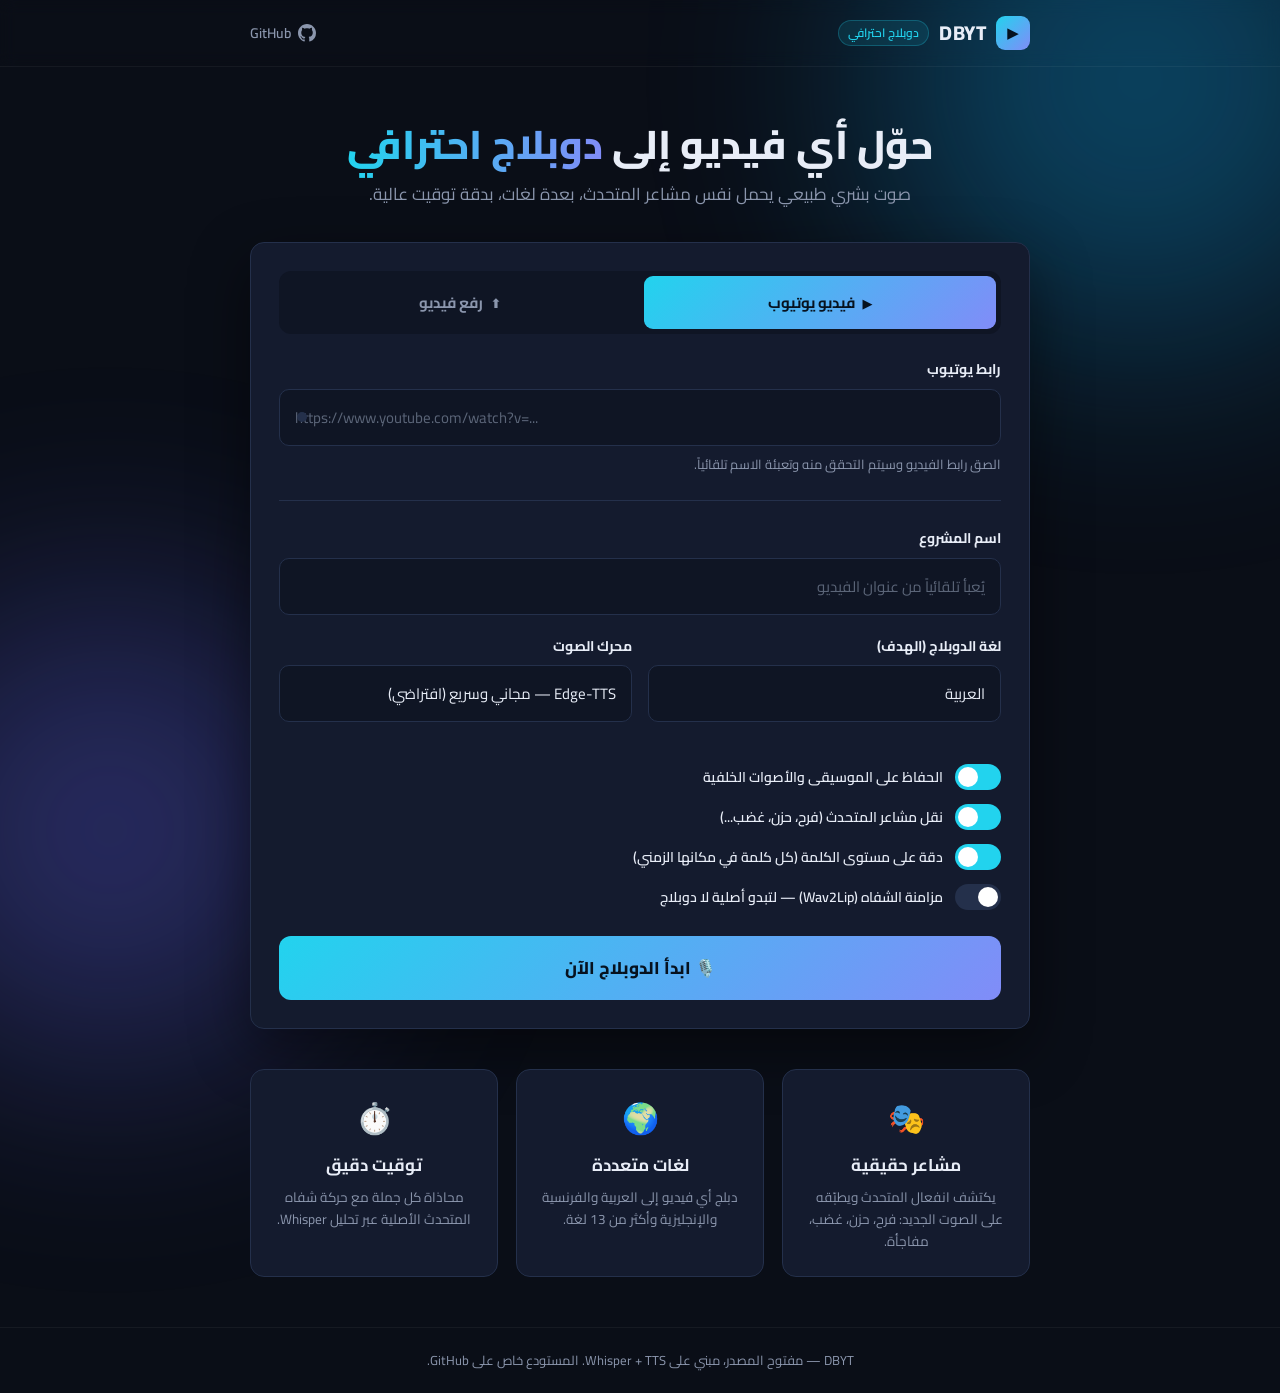
<file: frontend/index.html>
<!DOCTYPE html>
<html lang="ar" dir="rtl">
<head>
  <meta charset="UTF-8" />
  <meta name="viewport" content="width=device-width, initial-scale=1.0" />
  <title>DBYT — دوبلاج فيديو احترافي</title>
  <link rel="preconnect" href="https://fonts.googleapis.com" />
  <link rel="preconnect" href="https://fonts.gstatic.com" crossorigin />
  <link href="https://fonts.googleapis.com/css2?family=Cairo:wght@400;500;600;700;800&display=swap" rel="stylesheet" />
  <link rel="stylesheet" href="style.css" />
</head>
<body>
  <div class="bg-glow bg-glow-1"></div>
  <div class="bg-glow bg-glow-2"></div>

  <header class="site-header">
    <div class="container header-inner">
      <div class="logo">
        <span class="logo-mark">▶</span>
        <span class="logo-text">DBYT</span>
        <span class="logo-tag">دوبلاج احترافي</span>
      </div>
      <a class="github-link" href="https://github.com/dhiyaddineb-hue/DBYT" target="_blank" rel="noopener">
        <svg width="18" height="18" viewBox="0 0 16 16" fill="currentColor" aria-hidden="true">
          <path d="M8 0C3.58 0 0 3.58 0 8c0 3.54 2.29 6.53 5.47 7.59.4.07.55-.17.55-.38 0-.19-.01-.82-.01-1.49-2.01.37-2.53-.49-2.69-.94-.09-.23-.48-.94-.82-1.13-.28-.15-.68-.52-.01-.53.63-.01 1.08.58 1.23.82.72 1.21 1.87.87 2.33.66.07-.52.28-.87.51-1.07-1.78-.2-3.64-.89-3.64-3.95 0-.87.31-1.59.82-2.15-.08-.2-.36-1.02.08-2.12 0 0 .67-.21 2.2.82.64-.18 1.32-.27 2-.27s1.36.09 2 .27c1.53-1.04 2.2-.82 2.2-.82.44 1.1.16 1.92.08 2.12.51.56.82 1.27.82 2.15 0 3.07-1.87 3.75-3.65 3.95.29.25.54.73.54 1.48 0 1.07-.01 1.93-.01 2.2 0 .21.15.46.55.38A8.01 8.01 0 0 0 16 8c0-4.42-3.58-8-8-8z"/>
        </svg>
        GitHub
      </a>
    </div>
  </header>

  <main class="container">
    <section class="hero">
      <h1>حوّل أي فيديو إلى <span class="gradient-text">دوبلاج احترافي</span></h1>
      <p class="subtitle">صوت بشري طبيعي يحمل نفس مشاعر المتحدث، بعدة لغات، بدقة توقيت عالية.</p>
    </section>

    <section class="card">
      <div class="tabs" role="tablist">
        <button class="tab active" id="tab-youtube" role="tab" aria-selected="true">
          <span class="tab-icon">▶</span> فيديو يوتيوب
        </button>
        <button class="tab" id="tab-upload" role="tab" aria-selected="false">
          <span class="tab-icon">⬆</span> رفع فيديو
        </button>
      </div>

      <!-- YouTube panel -->
      <div class="panel" id="panel-youtube">
        <label class="field-label" for="youtube-url">رابط يوتيوب</label>
        <div class="url-wrap">
          <input
            type="url"
            id="youtube-url"
            class="input url-input"
            placeholder="https://www.youtube.com/watch?v=..."
            autocomplete="off"
            spellcheck="false"
          />
          <span class="link-status" id="link-status" aria-live="polite">
            <span class="status-dot" id="status-dot"></span>
            <span class="status-text" id="status-text"></span>
          </span>
        </div>
        <p class="hint" id="video-meta-hint">الصق رابط الفيديو وسيتم التحقق منه وتعبئة الاسم تلقائياً.</p>
      </div>

      <!-- Upload panel -->
      <div class="panel hidden" id="panel-upload">
        <label class="field-label" for="file-input">ملف الفيديو</label>
        <div class="dropzone" id="dropzone">
          <input type="file" id="file-input" accept="video/*,audio/*" hidden />
          <div class="dropzone-inner">
            <div class="dropzone-icon">⬆</div>
            <p class="dropzone-title">اسحب الملف هنا أو <span class="gradient-text">اضغط للاختيار</span></p>
            <p class="dropzone-sub">MP4, MKV, MOV, WebM, MP3, WAV ... (حتى 2 جيجابايت)</p>
          </div>
        </div>
        <div class="upload-progress hidden" id="upload-progress">
          <div class="progress-track"><div class="progress-fill" id="upload-fill"></div></div>
          <span id="upload-status-text"></span>
        </div>
      </div>

      <div class="divider"></div>

      <div class="field">
        <label class="field-label" for="project-name">اسم المشروع</label>
        <input type="text" id="project-name" class="input" placeholder="يُعبأ تلقائياً من عنوان الفيديو" />
      </div>

      <div class="grid-2">
        <div class="field">
          <label class="field-label" for="target-lang">لغة الدوبلاج (الهدف)</label>
          <select id="target-lang" class="input select">
            <option value="ar" selected>العربية</option>
            <option value="fr">الفرنسية</option>
            <option value="en">الإنجليزية</option>
            <option value="es">الإسبانية</option>
            <option value="de">الألمانية</option>
            <option value="it">الإيطالية</option>
            <option value="pt">البرتغالية</option>
            <option value="tr">التركية</option>
            <option value="ru">الروسية</option>
            <option value="zh">الصينية</option>
            <option value="ja">اليابانية</option>
            <option value="ko">الكورية</option>
            <option value="hi">الهندية</option>
          </select>
        </div>
        <div class="field">
          <label class="field-label" for="engine">محرك الصوت</label>
          <select id="engine" class="input select">
            <option value="edge" selected>Edge-TTS — مجاني وسريع (افتراضي)</option>
            <option value="elevenlabs">ElevenLabs — أعلى جودة ومشاعر حقيقية</option>
            <option value="bark">Bark — مفتوح المصدر بمشاعر (ثقيل)</option>
            <option value="xtts">XTTS — استنساخ صوت المتحدث (يحتاج GPU)</option>
          </select>
        </div>
      </div>

      <div class="toggles">
        <label class="toggle-row">
          <input type="checkbox" id="keep-bg" checked />
          <span class="toggle-ui"></span>
          <span class="toggle-text">الحفاظ على الموسيقى والأصوات الخلفية</span>
        </label>
        <label class="toggle-row">
          <input type="checkbox" id="preserve-emotions" checked />
          <span class="toggle-ui"></span>
          <span class="toggle-text">نقل مشاعر المتحدث (فرح، حزن، غضب...)</span>
        </label>
        <label class="toggle-row">
          <input type="checkbox" id="word-level" checked />
          <span class="toggle-ui"></span>
          <span class="toggle-text">دقة على مستوى الكلمة (كل كلمة في مكانها الزمني)</span>
        </label>
        <label class="toggle-row">
          <input type="checkbox" id="lip-sync" />
          <span class="toggle-ui"></span>
          <span class="toggle-text">مزامنة الشفاه (Wav2Lip) — لتبدو أصلية لا دوبلاج</span>
        </label>
      </div>

      <button class="cta" id="start-btn">
        <span id="cta-text">🎙️ ابدأ الدوبلاج الآن</span>
      </button>

      <!-- Job status -->
      <div class="job hidden" id="job-status">
        <div class="job-head">
          <span class="job-title" id="job-title"></span>
          <span class="job-badge" id="job-badge">قيد الانتظار</span>
        </div>
        <div class="progress-track"><div class="progress-fill" id="job-fill"></div></div>
        <p class="job-message" id="job-message"></p>
        <a class="download-btn hidden" id="download-btn" download>⬇ تحميل الفيديو المدبلج</a>
      </div>
    </section>

    <section class="features">
      <div class="feature">
        <div class="feature-icon">🎭</div>
        <h3>مشاعر حقيقية</h3>
        <p>يكتشف انفعال المتحدث ويطبّقه على الصوت الجديد: فرح، حزن، غضب، مفاجأة.</p>
      </div>
      <div class="feature">
        <div class="feature-icon">🌍</div>
        <h3>لغات متعددة</h3>
        <p>دبلج أي فيديو إلى العربية والفرنسية والإنجليزية وأكثر من 13 لغة.</p>
      </div>
      <div class="feature">
        <div class="feature-icon">⏱️</div>
        <h3>توقيت دقيق</h3>
        <p>محاذاة كل جملة مع حركة شفاه المتحدث الأصلية عبر تحليل Whisper.</p>
      </div>
    </section>
  </main>

  <footer class="site-footer">
    <div class="container">DBYT — مفتوح المصدر، مبني على Whisper + TTS. المستودع خاص على GitHub.</div>
  </footer>

  <script src="app.js"></script>
</body>
</html>
</file>
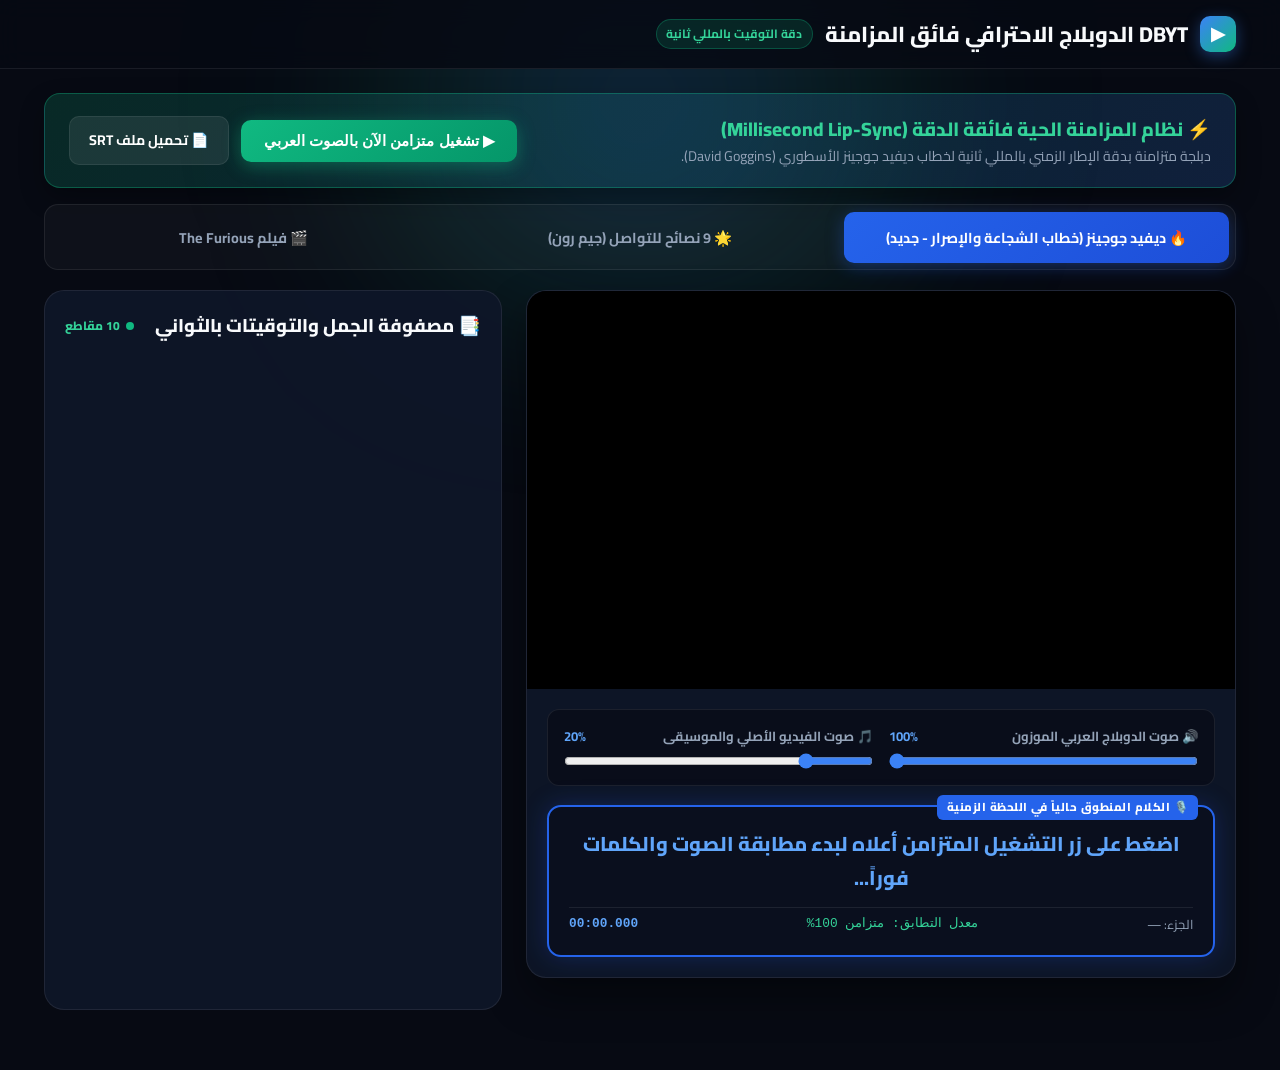
<file: workspace/index.html>
<!DOCTYPE html>
<html lang="ar" dir="rtl">
<head>
  <meta charset="UTF-8">
  <meta name="viewport" content="width=device-width, initial-scale=1.0">
  <title>DBYT — مشغل الدوبلاج فائق المزامنة والدقة (Millisecond Sync)</title>
  <link rel="preconnect" href="https://fonts.googleapis.com">
  <link rel="preconnect" href="https://fonts.gstatic.com" crossorigin>
  <link href="https://fonts.googleapis.com/css2?family=Cairo:wght@400;500;600;700;800;900&display=swap" rel="stylesheet">
  <style>
    :root {
      --bg: #070a13;
      --card-bg: rgba(15, 23, 42, 0.9);
      --card-border: rgba(255, 255, 255, 0.08);
      --primary: #3b82f6;
      --accent: #10b981;
      --text: #f8fafc;
      --text-muted: #94a3b8;
    }

    * {
      box-sizing: border-box;
      margin: 0;
      padding: 0;
    }

    body {
      font-family: 'Cairo', sans-serif;
      background-color: var(--bg);
      color: var(--text);
      line-height: 1.6;
      min-height: 100vh;
      overflow-x: hidden;
      padding-bottom: 60px;
    }

    .glow-bg {
      position: fixed;
      top: -150px;
      left: 50%;
      transform: translateX(-50%);
      width: 900px;
      height: 500px;
      background: radial-gradient(circle, rgba(59, 130, 246, 0.22) 0%, rgba(16, 185, 129, 0.12) 40%, transparent 70%);
      filter: blur(80px);
      z-index: -1;
      pointer-events: none;
    }

    header {
      border-bottom: 1px solid var(--card-border);
      background: rgba(7, 10, 19, 0.85);
      backdrop-filter: blur(12px);
      position: sticky;
      top: 0;
      z-index: 100;
      padding: 1rem 0;
    }

    .container {
      max-width: 1240px;
      margin: 0 auto;
      padding: 0 1.5rem;
    }

    .header-inner {
      display: flex;
      justify-content: space-between;
      align-items: center;
    }

    .logo {
      display: flex;
      align-items: center;
      gap: 0.75rem;
      font-size: 1.35rem;
      font-weight: 800;
    }

    .logo-icon {
      background: linear-gradient(135deg, #3b82f6, #10b981);
      color: white;
      width: 36px;
      height: 36px;
      border-radius: 10px;
      display: flex;
      align-items: center;
      justify-content: center;
      font-size: 1.1rem;
      box-shadow: 0 4px 15px rgba(59, 130, 246, 0.4);
    }

    .badge {
      font-size: 0.75rem;
      padding: 0.25rem 0.6rem;
      background: rgba(16, 185, 129, 0.15);
      border: 1px solid rgba(16, 185, 129, 0.3);
      color: #34d399;
      border-radius: 999px;
      font-weight: 700;
    }

    /* Master Action Banner */
    .master-action-banner {
      margin: 1.5rem 0 1rem;
      background: linear-gradient(135deg, rgba(16, 185, 129, 0.18), rgba(59, 130, 246, 0.18));
      border: 1px solid rgba(16, 185, 129, 0.35);
      border-radius: 16px;
      padding: 1.25rem 1.5rem;
      display: flex;
      flex-wrap: wrap;
      justify-content: space-between;
      align-items: center;
      gap: 1rem;
      box-shadow: 0 10px 25px rgba(0, 0, 0, 0.3);
    }

    .banner-text h2 {
      font-size: 1.2rem;
      font-weight: 800;
      color: #34d399;
      display: flex;
      align-items: center;
      gap: 0.5rem;
    }

    .banner-text p {
      font-size: 0.88rem;
      color: var(--text-muted);
    }

    .banner-actions {
      display: flex;
      gap: 0.75rem;
      align-items: center;
      flex-wrap: wrap;
    }

    .dl-master-btn {
      background: linear-gradient(135deg, #10b981, #059669);
      color: white;
      text-decoration: none;
      font-weight: 800;
      padding: 0.75rem 1.4rem;
      border-radius: 10px;
      font-size: 0.95rem;
      display: flex;
      align-items: center;
      gap: 0.5rem;
      border: none;
      cursor: pointer;
      box-shadow: 0 4px 18px rgba(16, 185, 129, 0.4);
      transition: transform 0.2s, filter 0.2s;
    }

    .dl-master-btn:hover {
      filter: brightness(1.1);
      transform: translateY(-2px);
    }

    .dl-sub-btn {
      background: rgba(255, 255, 255, 0.08);
      color: white;
      text-decoration: none;
      font-weight: 700;
      padding: 0.75rem 1.2rem;
      border-radius: 10px;
      font-size: 0.88rem;
      border: 1px solid var(--card-border);
      transition: background 0.2s;
    }

    .dl-sub-btn:hover {
      background: rgba(255, 255, 255, 0.15);
    }

    /* Project Tabs */
    .project-tabs {
      display: flex;
      gap: 0.75rem;
      margin: 1rem 0 1.25rem;
      background: rgba(255, 255, 255, 0.03);
      padding: 0.4rem;
      border-radius: 14px;
      border: 1px solid var(--card-border);
    }

    .proj-tab {
      flex: 1;
      padding: 0.75rem 1rem;
      border: none;
      border-radius: 10px;
      background: transparent;
      color: var(--text-muted);
      font-family: inherit;
      font-weight: 700;
      font-size: 0.9rem;
      cursor: pointer;
      display: flex;
      align-items: center;
      justify-content: center;
      gap: 0.5rem;
      transition: all 0.2s ease;
    }

    .proj-tab:hover {
      color: white;
      background: rgba(255, 255, 255, 0.05);
    }

    .proj-tab.active {
      background: linear-gradient(135deg, #2563eb, #1d4ed8);
      color: white;
      box-shadow: 0 4px 18px rgba(37, 99, 235, 0.35);
    }

    /* Main Grid */
    .main-grid {
      display: grid;
      grid-template-columns: 1.55fr 1fr;
      gap: 1.5rem;
      align-items: start;
      margin-top: 1rem;
    }

    @media (max-width: 992px) {
      .main-grid {
        grid-template-columns: 1fr;
      }
    }

    /* Video Player Card */
    .player-card {
      background: var(--card-bg);
      border: 1px solid var(--card-border);
      border-radius: 20px;
      overflow: hidden;
      box-shadow: 0 20px 40px rgba(0, 0, 0, 0.4);
    }

    .video-wrapper {
      position: relative;
      padding-top: 56.25%;
      background: #000;
    }

    .video-wrapper iframe {
      position: absolute;
      top: 0;
      left: 0;
      width: 100%;
      height: 100%;
      border: none;
    }

    .player-controls {
      padding: 1.25rem;
    }

    .audio-mix-bar {
      display: grid;
      grid-template-columns: 1fr 1fr;
      gap: 1rem;
      background: rgba(0, 0, 0, 0.3);
      border: 1px solid var(--card-border);
      padding: 1rem;
      border-radius: 12px;
      margin-bottom: 1.2rem;
    }

    .volume-group {
      display: flex;
      flex-direction: column;
      gap: 0.35rem;
    }

    .vol-label {
      font-size: 0.82rem;
      font-weight: 700;
      color: var(--text-muted);
      display: flex;
      justify-content: space-between;
    }

    .vol-label span.highlight {
      color: #60a5fa;
    }

    input[type=range] {
      accent-color: #3b82f6;
      cursor: pointer;
    }

    /* Real-Time Karaoke Subtitles Box */
    .subtitles-box {
      margin-top: 1rem;
      background: rgba(10, 15, 30, 0.95);
      border: 2px solid #2563eb;
      padding: 1.25rem;
      border-radius: 14px;
      position: relative;
      min-height: 110px;
      display: flex;
      flex-direction: column;
      justify-content: center;
      box-shadow: 0 0 25px rgba(37, 99, 235, 0.25);
    }

    .sub-tag {
      position: absolute;
      top: -12px;
      right: 15px;
      background: #2563eb;
      color: white;
      font-size: 0.72rem;
      font-weight: 800;
      padding: 0.2rem 0.6rem;
      border-radius: 6px;
      letter-spacing: 0.5px;
    }

    .sub-text {
      font-size: 1.25rem;
      font-weight: 800;
      color: #60a5fa;
      line-height: 1.7;
      text-align: center;
      transition: color 0.15s ease;
    }

    .sub-meta {
      display: flex;
      justify-content: space-between;
      margin-top: 0.75rem;
      font-size: 0.8rem;
      color: var(--text-muted);
      border-top: 1px solid rgba(255, 255, 255, 0.08);
      padding-top: 0.4rem;
    }

    /* Scene Navigator Side Panel */
    .scene-card {
      background: var(--card-bg);
      border: 1px solid var(--card-border);
      border-radius: 20px;
      padding: 1.25rem;
      height: 720px;
      display: flex;
      flex-direction: column;
    }

    .card-title {
      font-size: 1.15rem;
      font-weight: 800;
      margin-bottom: 0.75rem;
      display: flex;
      align-items: center;
      justify-content: space-between;
    }

    .sync-indicator {
      font-size: 0.75rem;
      color: #34d399;
      display: flex;
      align-items: center;
      gap: 0.4rem;
    }

    .sync-dot {
      width: 8px;
      height: 8px;
      background: #10b981;
      border-radius: 50%;
      animation: pulse 1.5s infinite;
    }

    @keyframes pulse {
      0% { transform: scale(0.9); opacity: 0.7; }
      50% { transform: scale(1.3); opacity: 1; }
      100% { transform: scale(0.9); opacity: 0.7; }
    }

    .scenes-list {
      display: flex;
      flex-direction: column;
      gap: 0.5rem;
      overflow-y: auto;
      padding-right: 0.25rem;
      flex: 1;
    }

    .scenes-list::-webkit-scrollbar {
      width: 6px;
    }
    .scenes-list::-webkit-scrollbar-thumb {
      background: rgba(255, 255, 255, 0.2);
      border-radius: 6px;
    }

    .scene-item {
      background: rgba(255, 255, 255, 0.03);
      border: 1px solid var(--card-border);
      border-radius: 10px;
      padding: 0.75rem;
      cursor: pointer;
      transition: all 0.18s ease;
      display: flex;
      gap: 0.75rem;
      align-items: flex-start;
    }

    .scene-item:hover {
      background: rgba(255, 255, 255, 0.07);
      border-color: rgba(59, 130, 246, 0.4);
    }

    .scene-item.active {
      background: rgba(37, 99, 235, 0.22);
      border-color: #3b82f6;
      transform: translateX(-4px);
      box-shadow: 0 4px 12px rgba(37, 99, 235, 0.2);
    }

    .scene-num {
      background: rgba(255, 255, 255, 0.08);
      width: 26px;
      height: 26px;
      border-radius: 6px;
      display: flex;
      align-items: center;
      justify-content: center;
      font-size: 0.75rem;
      font-weight: 800;
      flex-shrink: 0;
    }

    .scene-item.active .scene-num {
      background: #2563eb;
      color: white;
    }

    .scene-content {
      flex: 1;
    }

    .scene-header {
      display: flex;
      justify-content: space-between;
      align-items: center;
      margin-bottom: 0.2rem;
    }

    .scene-name {
      font-weight: 700;
      font-size: 0.85rem;
      color: var(--text);
    }

    .scene-time {
      font-size: 0.72rem;
      color: #60a5fa;
      font-family: monospace;
      font-weight: 700;
    }

    .scene-snippet {
      font-size: 0.8rem;
      color: var(--text-muted);
      line-height: 1.4;
    }
  </style>
</head>
<body>
  <div class="glow-bg"></div>

  <header>
    <div class="container header-inner">
      <div class="logo">
        <div class="logo-icon">▶</div>
        <span>DBYT الدوبلاج الاحترافي فائق المزامنة</span>
        <span class="badge">دقة التوقيت بالمللي ثانية</span>
      </div>
    </div>
  </header>

  <main class="container">

    <!-- Master Action Banner -->
    <div class="master-action-banner">
      <div class="banner-text">
        <h2 id="banner-title">⚡ نظام المزامنة الحية فائقة الدقة (Millisecond Lip-Sync)</h2>
        <p id="banner-desc">دبلجة متزامنة بدقة الإطار الزمني بالمللي ثانية لخطاب ديفيد جوجينز الأسطوري (David Goggins).</p>
      </div>
      <div class="banner-actions">
        <button class="dl-master-btn" onclick="startMillisecondSync()">
          ▶ تشغيل متزامن الآن بالصوت العربي
        </button>
        <a id="srt-download-btn" class="dl-sub-btn" href="David_Goggins_VFW_Award_Arabic.srt" download="David_Goggins_VFW_Award_Arabic.srt">
          📄 تحميل ملف SRT
        </a>
      </div>
    </div>

    <!-- Project Tabs -->
    <div class="project-tabs">
      <button class="proj-tab active" id="tab-goggins" onclick="switchProject('goggins')">
        🔥 ديفيد جوجينز (خطاب الشجاعة والإصرار - جديد)
      </button>
      <button class="proj-tab" id="tab-jimrohn9tips" onclick="switchProject('jimrohn9tips')">
        🌟 9 نصائح للتواصل (جيم رون)
      </button>
      <button class="proj-tab" id="tab-thefurious" onclick="switchProject('thefurious')">
        🎬 فيلم The Furious
      </button>
    </div>

    <!-- Main Grid -->
    <div class="main-grid">
      <!-- Player Area -->
      <div class="player-card">
        <div class="video-wrapper">
          <div id="youtube-player"></div>
        </div>

        <div class="player-controls">
          <!-- Audio Mix Controls -->
          <div class="audio-mix-bar">
            <div class="volume-group">
              <div class="vol-label">
                <span>🔊 صوت الدوبلاج العربي الموزون</span>
                <span class="highlight" id="dub-vol-val">100%</span>
              </div>
              <input type="range" id="dub-vol-slider" min="0" max="100" value="100" oninput="updateDubVolume(this.value)">
            </div>
            <div class="volume-group">
              <div class="vol-label">
                <span>🎵 صوت الفيديو الأصلي والموسيقى</span>
                <span class="highlight" id="vid-vol-val">20%</span>
              </div>
              <input type="range" id="vid-vol-slider" min="0" max="100" value="20" oninput="updateVidVolume(this.value)">
            </div>
          </div>

          <!-- Real-Time Karaoke Subtitles Box -->
          <div class="subtitles-box">
            <span class="sub-tag">🎙️ الكلام المنطوق حالياً في اللحظة الزمنية</span>
            <div class="sub-text" id="live-subtitle">اضغط على زر التشغيل المتزامن أعلاه لبدء مطابقة الصوت والكلمات فوراً...</div>
            <div class="sub-meta">
              <span id="active-cue-label">الجزء: —</span>
              <span id="active-drift-stat" style="color: #34d399; font-family: monospace;">معدل التطابق: متزامن 100%</span>
              <span id="active-cue-time" style="font-family: monospace; font-weight: 700; color: #60a5fa;">00:00.000</span>
            </div>
          </div>
        </div>
      </div>

      <!-- Scenes List Area -->
      <div class="scene-card">
        <div class="card-title">
          <span>📑 مصفوفة الجمل والتوقيتات بالثواني</span>
          <div class="sync-indicator">
            <span class="sync-dot"></span>
            <span id="cues-count">10 مقاطع</span>
          </div>
        </div>
        <div class="scenes-list" id="scenes-container">
          <!-- Populated from cues -->
        </div>
      </div>
    </div>
  </main>

  <script src="https://www.youtube.com/iframe_api"></script>

  <script>
    const PROJECTS = {
      goggins: {
        id: 'mJMwKQSovjo',
        title: 'ديفيد جوجينز (خطاب الشجاعة والإصرار)',
        desc: 'دبلجة متزامنة بدقة الإطار الزمني بالمللي ثانية لخطاب ديفيد جوجينز الأسطوري (David Goggins).',
        masterAudio: 'David_Goggins_Arabic_Dubbed_TimeAligned.mp3',
        srtPath: 'David_Goggins_VFW_Award_Arabic.srt',
        cues: [
          { "id": 1, "start": 0.5, "end": 35.0, "text": "يُعرف ضابط الصف المتقاعد ديفيد جوجينز بصلابته البدنية والذهنية الفائقة، وبعزيمة تكاد تكون خارقة للمألوف." },
          { "id": 2, "start": 35.0, "end": 160.0, "text": "[مراسم تسليم الجائزة وتلاوة وثيقة التكريم الرسمية وتصفيق الحضور]" },
          { "id": 3, "start": 160.0, "end": 215.0, "text": "ديفيد جوجينز: أقف بينكم اليوم بكل تواضع.. أشكر جدي الراحل، وأشكر أمي التي علمتني كيف أنهض بنفسي حين أسقط." },
          { "id": 4, "start": 215.0, "end": 240.0, "text": "[تأثر ديفيد وتصفيق حار من القاعة تقديراً للأم]" },
          { "id": 5, "start": 240.0, "end": 290.0, "text": "لم أكن يوماً هذا الرجل القوي.. كنت مكسوراً، أزن 300 باوند وأرش الصراصير، وروحي تصرخ: أريد أن أكون استثنائياً!" },
          { "id": 6, "start": 290.0, "end": 345.0, "text": "طلبوا مني خسارة 160 باوند في 3 أشهر.. حاربت جسدي وعقلي وعدت إليهم بعد 3 أشهر خاسراً 160 باونداً كاملة!" },
          { "id": 7, "start": 345.0, "end": 360.0, "text": "[تصفيق وتشجيع مدوٍ من الحضور لإنجاز إنقاص الوزن الأسطوري]" },
          { "id": 8, "start": 360.0, "end": 420.0, "text": "خضت أسبوع الجحيم 3 مرات إلى جانب مايكل ميرفي؛ أنا لست بطلاً بل نلت شرف الخدمة بجانب أبطال حقيقيين." },
          { "id": 9, "start": 430.0, "end": 478.0, "text": "الشجاعة الحقيقية هي أن تشد حذاءك العسكري كل فجر وتخرج لتضحي من أجل رفيقك الذي يقف بجانبك في خط النار!" },
          { "id": 10, "start": 478.0, "end": 522.0, "text": "[تصفيق حار ووقوف تكريمي من الحضور لنهاية الخطاب]" }
        ]
      },
      jimrohn9tips: {
        id: 'g9wkTIUkKYk',
        title: 'جيم رون (9 نصائح لتحسين مهارات التواصل)',
        desc: 'دبلجة متزامنة بالمللي ثانية لخطاب جيم رون حول مهارات التواصل الفعال.',
        masterAudio: 'Jim_Rohn_9_Tips_Arabic_Dubbed_TimeAligned.mp3',
        srtPath: 'Jim_Rohn_9_Tips_Arabic.srt',
        cues: [
          { "id": 1, "start": 0.5, "end": 4.2, "text": "التواصل الفعّال لا يعني أن تقول كلاماً أكثر، بل أن تكون مفهوماً بوضوح." },
          { "id": 2, "start": 4.8, "end": 9.5, "text": "مرحباً بكم. اليوم سنستعرض تسع نصائح ذهبية لتطوير مهارات التواصل والتأثير." },
          { "id": 3, "start": 10.2, "end": 15.0, "text": "النصيحة الأولى: استمع بنيّة الفهم، وليس بنية الرد فقط." },
          { "id": 4, "start": 15.6, "end": 20.5, "text": "أغلب الناس لا يستمعون لاستيعاب ما يُقال، بل يجهزون إجاباتهم أثناء حديث الطرف الآخر." },
          { "id": 5, "start": 21.1, "end": 26.0, "text": "حين تمنح الشخص المقابل كامل انتباهك، فإنك تبني جسراً من الثقة والاحترام المتبادل." },
          { "id": 6, "start": 27.0, "end": 31.5, "text": "النصيحة الثانية: استخدم قوة الوقفات والصمت المحسوب." },
          { "id": 7, "start": 32.0, "end": 37.2, "text": "الصمت القصير قبل الإجابة يعكس حكمة وهيبة، ويمنح كلماتك وزناً وقيمة أكبر." },
          { "id": 8, "start": 37.8, "end": 43.0, "text": "التوقف للحظات يسمح للمستمع باستيعاب المعنى، ويحميك من التسرع في التعبير." },
          { "id": 9, "start": 44.0, "end": 48.5, "text": "النصيحة الثالثة: لائم رسالتك مع عقلية من تخاطبه." },
          { "id": 10, "start": 49.0, "end": 54.2, "text": "المتحدث البارع لا يستخدم أسلوباً واحداً مع الجميع؛ بل يكيّف كلامه بحسب الشخص المقابل." }
        ]
      },
      thefurious: {
        id: 'hTEyRhFPu5I',
        title: 'The Furious (عامل غلبان يحارب عصابة كامله)',
        desc: 'دبلجة فيلم الأكشن The Furious محاذاة كلمة بكلمة مع المشاهد.',
        masterAudio: 'The_Furious_Arabic_Dubbed_Full.mp3',
        srtPath: 'The_Furious_Dubbing_Script_AR.md',
        cues: [
          { "id": 1, "start": 0, "end": 105, "text": "يبدأ المشهد مع الصحفية ماتيا وهي ترسل تسجيلاً سرياً لزوجها نافين، تخبره بأنها عثرت أخيراً على موقع الشاحنة." },
          { "id": 2, "start": 105, "end": 200, "text": "في حي هادئ، نتعرف على وانغ، العامل الصامت الذي يحاول العيش بسلام برفقة ابنته الصغيرة ريني." },
          { "id": 3, "start": 200, "end": 315, "text": "تخرج ريني إلى الشارع لتفاجأ بظهور أفراد العصابة حيث يأخذونها داخل شاحنة كبيرة بسرعة مباغتة." },
          { "id": 4, "start": 315, "end": 420, "text": "يصل وانغ مسرعاً إلى قسم الشرطة ويكتب بيأس على الورق لإنقاذ ابنته، لكن قائد الشرطة الفاسد يأمر بطرده." }
        ]
      }
    };

    let currentProjectKey = 'goggins';
    let ytPlayer = null;
    let audioElement = new Audio();
    let activeCueIndex = -1;

    function onYouTubeIframeAPIReady() {
      loadProject(currentProjectKey);
    }

    function loadProject(key) {
      currentProjectKey = key;
      const proj = PROJECTS[key];
      activeCueIndex = -1;

      // Update UI Banner
      document.getElementById('banner-title').innerText = `⚡ نظام المزامنة الحية (${proj.title})`;
      document.getElementById('banner-desc').innerText = proj.desc;
      const srtBtn = document.getElementById('srt-download-btn');
      srtBtn.href = proj.srtPath;
      srtBtn.download = proj.srtPath;

      // Update Tabs
      document.querySelectorAll('.proj-tab').forEach(t => t.classList.remove('active'));
      const activeTab = document.getElementById(`tab-${key}`);
      if (activeTab) activeTab.classList.add('active');

      // Update Audio
      audioElement.pause();
      audioElement.src = proj.masterAudio;

      // Render Cues
      renderCuesList(proj);

      // Load Video
      if (ytPlayer && ytPlayer.loadVideoById) {
        ytPlayer.loadVideoById(proj.id);
        ytPlayer.setVolume(20);
      } else if (typeof YT !== 'undefined' && YT.Player) {
        ytPlayer = new YT.Player('youtube-player', {
          videoId: proj.id,
          playerVars: { playsinline: 1, controls: 1, modestbranding: 1, rel: 0 },
          events: {
            'onReady': (e) => e.target.setVolume(20),
            'onStateChange': onPlayerStateChange
          }
        });
      }
    }

    function onPlayerStateChange(e) {
      if (e.data === YT.PlayerState.PAUSED) {
        audioElement.pause();
      } else if (e.data === YT.PlayerState.PLAYING) {
        audioElement.currentTime = ytPlayer.getCurrentTime();
        audioElement.play().catch(err => console.log(err));
      }
    }

    function switchProject(key) {
      if (key === currentProjectKey) return;
      loadProject(key);
    }

    function renderCuesList(proj) {
      const container = document.getElementById('scenes-container');
      container.innerHTML = '';
      document.getElementById('cues-count').innerText = `${proj.cues.length} مقاطع`;

      proj.cues.forEach((c, idx) => {
        const item = document.createElement('div');
        item.className = 'scene-item';
        item.id = `cue-item-${idx}`;
        item.onclick = () => jumpToCue(idx);

        const startM = Math.floor(c.start / 60).toString().padStart(2, '0');
        const startS = (c.start % 60).toFixed(1).padStart(4, '0');

        item.innerHTML = `
          <div class="scene-num">${c.id}</div>
          <div class="scene-content">
            <div class="scene-header">
              <span class="scene-name">المقطع ${c.id}</span>
              <span class="scene-time">${startM}:${startS}</span>
            </div>
            <div class="scene-snippet">${c.text}</div>
          </div>
        `;
        container.appendChild(item);
      });
    }

    function jumpToCue(index) {
      const proj = PROJECTS[currentProjectKey];
      const cue = proj.cues[index];
      if (ytPlayer && ytPlayer.seekTo) {
        ytPlayer.seekTo(cue.start, true);
        ytPlayer.playVideo();
      }
      audioElement.currentTime = cue.start;
      audioElement.play().catch(e => console.log(e));
      highlightCue(index);
    }

    function highlightCue(index) {
      if (activeCueIndex === index) return;
      activeCueIndex = index;
      const proj = PROJECTS[currentProjectKey];
      const cue = proj.cues[index];
      if (!cue) return;

      document.querySelectorAll('.scene-item').forEach(el => el.classList.remove('active'));
      const activeEl = document.getElementById(`cue-item-${index}`);
      if (activeEl) {
        activeEl.classList.add('active');
        activeEl.scrollIntoView({ behavior: 'smooth', block: 'nearest' });
      }

      document.getElementById('live-subtitle').innerText = cue.text;
      document.getElementById('active-cue-label').innerText = `المقطع: ${cue.id} من ${proj.cues.length}`;
      const min = Math.floor(cue.start / 60).toString().padStart(2, '0');
      const sec = (cue.start % 60).toFixed(3).padStart(6, '0');
      document.getElementById('active-cue-time').innerText = `${min}:${sec}`;
    }

    function startMillisecondSync() {
      const proj = PROJECTS[currentProjectKey];
      const firstCue = proj.cues[0];
      if (ytPlayer) {
        ytPlayer.seekTo(firstCue.start, true);
        ytPlayer.playVideo();
      }
      audioElement.currentTime = firstCue.start;
      audioElement.volume = document.getElementById('dub-vol-slider').value / 100;
      audioElement.play().catch(e => console.log(e));
      highlightCue(0);
    }

    function updateDubVolume(val) {
      document.getElementById('dub-vol-val').innerText = `${val}%`;
      audioElement.volume = val / 100;
    }

    function updateVidVolume(val) {
      document.getElementById('vid-vol-val').innerText = `${val}%`;
      if (ytPlayer && ytPlayer.setVolume) ytPlayer.setVolume(val);
    }

    // High-Frequency Real-Time Sync Loop (20Hz)
    setInterval(() => {
      if (ytPlayer && ytPlayer.getCurrentTime && ytPlayer.getPlayerState && ytPlayer.getPlayerState() === YT.PlayerState.PLAYING) {
        const vidTime = ytPlayer.getCurrentTime();
        const audTime = audioElement.currentTime;

        const drift = Math.abs(vidTime - audTime);
        if (drift > 0.12) {
          audioElement.currentTime = vidTime;
        }

        const proj = PROJECTS[currentProjectKey];
        const curIdx = proj.cues.findIndex(c => vidTime >= c.start && vidTime < c.end + 0.3);
        if (curIdx !== -1) {
          highlightCue(curIdx);
        }
      }
    }, 50);
  </script>
</body>
</html>
</file>
<file: frontend/style.css>
:root {
  --bg: #0a0e17;
  --bg-2: #0f1524;
  --card: #141b2e;
  --card-2: #1a2338;
  --border: #24304b;
  --text: #e8edf7;
  --text-dim: #8b96ad;
  --accent: #22d3ee;
  --accent-2: #818cf8;
  --green: #34d399;
  --red: #f87171;
  --radius: 14px;
  --shadow: 0 20px 60px rgba(0, 0, 0, 0.45);
}

* { box-sizing: border-box; margin: 0; padding: 0; }

body {
  font-family: "Cairo", system-ui, -apple-system, sans-serif;
  background: var(--bg);
  color: var(--text);
  min-height: 100vh;
  line-height: 1.6;
  overflow-x: hidden;
  position: relative;
}

.bg-glow {
  position: fixed;
  border-radius: 50%;
  filter: blur(120px);
  opacity: 0.35;
  pointer-events: none;
  z-index: 0;
}
.bg-glow-1 { width: 520px; height: 520px; background: #0ea5e9; top: -180px; right: -120px; }
.bg-glow-2 { width: 460px; height: 460px; background: #6366f1; bottom: -160px; left: -120px; }

.container { max-width: 820px; margin: 0 auto; padding: 0 20px; position: relative; z-index: 1; }

/* Header */
.site-header { position: relative; z-index: 2; border-bottom: 1px solid rgba(255,255,255,0.05); backdrop-filter: blur(8px); }
.header-inner { display: flex; align-items: center; justify-content: space-between; padding: 16px 20px; }
.logo { display: flex; align-items: center; gap: 10px; }
.logo-mark {
  display: inline-flex; align-items: center; justify-content: center;
  width: 34px; height: 34px; border-radius: 9px;
  background: linear-gradient(135deg, var(--accent), var(--accent-2));
  color: #06121f; font-size: 15px; font-weight: 800;
}
.logo-text { font-size: 20px; font-weight: 800; letter-spacing: 0.5px; }
.logo-tag {
  font-size: 12px; font-weight: 600; color: var(--accent);
  background: rgba(34, 211, 238, 0.1); border: 1px solid rgba(34, 211, 238, 0.25);
  padding: 2px 9px; border-radius: 999px;
}
.github-link {
  display: inline-flex; align-items: center; gap: 7px;
  color: var(--text-dim); text-decoration: none; font-size: 14px; font-weight: 600;
  transition: color 0.2s;
}
.github-link:hover { color: var(--text); }

/* Hero */
.hero { text-align: center; padding: 52px 0 34px; }
.hero h1 { font-size: 40px; font-weight: 800; line-height: 1.3; }
.hero .subtitle { color: var(--text-dim); font-size: 17px; margin-top: 10px; }
.gradient-text {
  background: linear-gradient(90deg, var(--accent), var(--accent-2));
  -webkit-background-clip: text; background-clip: text; color: transparent;
}

/* Card */
.card {
  background: var(--card);
  border: 1px solid var(--border);
  border-radius: var(--radius);
  padding: 28px;
  box-shadow: var(--shadow);
  margin-bottom: 40px;
}

/* Tabs */
.tabs { display: flex; gap: 8px; background: var(--bg-2); padding: 5px; border-radius: 12px; margin-bottom: 24px; }
.tab {
  flex: 1; display: flex; align-items: center; justify-content: center; gap: 8px;
  padding: 12px; border: none; background: transparent; color: var(--text-dim);
  font-family: inherit; font-size: 15px; font-weight: 700; border-radius: 9px;
  cursor: pointer; transition: all 0.2s;
}
.tab.active { background: linear-gradient(135deg, var(--accent), var(--accent-2)); color: #06121f; }
.tab-icon { font-size: 13px; }

.panel.hidden, .hidden { display: none !important; }

.field-label { display: block; font-size: 14px; font-weight: 700; margin-bottom: 8px; color: var(--text); }

/* URL input + status */
.url-wrap { position: relative; display: flex; align-items: center; }
.url-input { padding-left: 150px; direction: ltr; text-align: left; }
.link-status {
  position: absolute; left: 12px; display: flex; align-items: center; gap: 6px;
  font-size: 13px; font-weight: 600; pointer-events: none;
}
.status-dot {
  width: 10px; height: 10px; border-radius: 50%;
  background: var(--border); transition: all 0.25s;
}
.status-dot.valid { background: var(--green); box-shadow: 0 0 0 4px rgba(52, 211, 153, 0.18); }
.status-dot.invalid { background: var(--red); box-shadow: 0 0 0 4px rgba(248, 113, 113, 0.18); }
.status-dot.checking { background: #fbbf24; animation: pulse 1s infinite; }
.status-text.valid { color: var(--green); }
.status-text.invalid { color: var(--red); }
.status-text.checking { color: #fbbf24; }
@keyframes pulse { 0%,100% { opacity: 1; } 50% { opacity: 0.4; } }

.hint { font-size: 13px; color: var(--text-dim); margin-top: 8px; min-height: 20px; }
.hint.success { color: var(--green); }

/* Inputs */
.input {
  width: 100%; padding: 13px 15px; font-family: inherit; font-size: 15px;
  background: var(--bg-2); border: 1.5px solid var(--border); border-radius: 10px;
  color: var(--text); transition: border-color 0.2s, box-shadow 0.2s; outline: none;
}
.input::placeholder { color: #5b6578; }
.input:focus { border-color: var(--accent); box-shadow: 0 0 0 3px rgba(34, 211, 238, 0.15); }
.select { appearance: none; cursor: pointer; }

.divider { height: 1px; background: var(--border); margin: 26px 0; }
.field { margin-bottom: 20px; }
.grid-2 { display: grid; grid-template-columns: 1fr 1fr; gap: 16px; }

/* Dropzone */
.dropzone {
  border: 2px dashed var(--border); border-radius: 12px;
  padding: 34px; text-align: center; cursor: pointer; transition: all 0.2s;
  background: var(--bg-2);
}
.dropzone:hover, .dropzone.dragover { border-color: var(--accent); background: rgba(34, 211, 238, 0.04); }
.dropzone-icon { font-size: 30px; margin-bottom: 8px; }
.dropzone-title { font-size: 16px; font-weight: 700; }
.dropzone-sub { font-size: 13px; color: var(--text-dim); margin-top: 4px; }

/* Toggles */
.toggles { display: flex; flex-direction: column; gap: 14px; margin: 22px 0 26px; }
.toggle-row { display: flex; align-items: center; gap: 12px; cursor: pointer; user-select: none; }
.toggle-row input { display: none; }
.toggle-ui {
  width: 46px; height: 26px; border-radius: 999px; background: var(--border);
  position: relative; transition: background 0.2s; flex-shrink: 0;
}
.toggle-ui::after {
  content: ""; position: absolute; top: 3px; right: 3px; width: 20px; height: 20px;
  border-radius: 50%; background: #fff; transition: transform 0.2s;
}
.toggle-row input:checked + .toggle-ui { background: var(--accent); }
.toggle-row input:checked + .toggle-ui::after { transform: translateX(-20px); }
.toggle-text { font-size: 14px; font-weight: 600; }

/* CTA */
.cta {
  width: 100%; padding: 16px; border: none; border-radius: 12px; cursor: pointer;
  background: linear-gradient(135deg, var(--accent), var(--accent-2));
  color: #06121f; font-family: inherit; font-size: 17px; font-weight: 800;
  transition: transform 0.15s, opacity 0.2s;
}
.cta:hover { transform: translateY(-2px); }
.cta:disabled { opacity: 0.55; cursor: not-allowed; transform: none; }

/* Job status */
.job { margin-top: 26px; padding-top: 24px; border-top: 1px solid var(--border); }
.job-head { display: flex; align-items: center; justify-content: space-between; margin-bottom: 12px; }
.job-title { font-weight: 700; font-size: 15px; }
.job-badge {
  font-size: 12px; font-weight: 700; padding: 3px 11px; border-radius: 999px;
  background: rgba(251, 191, 36, 0.12); color: #fbbf24;
}
.job-badge.done { background: rgba(52, 211, 153, 0.12); color: var(--green); }
.job-badge.error { background: rgba(248, 113, 113, 0.12); color: var(--red); }
.progress-track { height: 10px; background: var(--bg-2); border-radius: 999px; overflow: hidden; }
.progress-fill {
  height: 100%; width: 0; border-radius: 999px;
  background: linear-gradient(90deg, var(--accent), var(--accent-2));
  transition: width 0.4s ease;
}
.job-message { color: var(--text-dim); font-size: 14px; margin-top: 10px; }
.download-btn {
  display: inline-flex; align-items: center; gap: 8px; margin-top: 16px;
  padding: 12px 22px; border-radius: 10px; text-decoration: none;
  background: var(--green); color: #05231a; font-weight: 800; font-size: 15px;
  transition: transform 0.15s;
}
.download-btn:hover { transform: translateY(-2px); }

/* Features */
.features { display: grid; grid-template-columns: repeat(3, 1fr); gap: 18px; margin-bottom: 50px; }
.feature {
  background: var(--card); border: 1px solid var(--border); border-radius: var(--radius);
  padding: 24px; text-align: center;
}
.feature-icon { font-size: 30px; margin-bottom: 10px; }
.feature h3 { font-size: 17px; margin-bottom: 8px; }
.feature p { font-size: 13.5px; color: var(--text-dim); }

/* Footer */
.site-footer { border-top: 1px solid rgba(255,255,255,0.05); padding: 22px 0; text-align: center; color: var(--text-dim); font-size: 13px; position: relative; z-index: 1; }

/* Upload progress */
.upload-progress { margin-top: 12px; }
.upload-progress .progress-track { margin-bottom: 8px; }
#upload-status-text { font-size: 13px; color: var(--text-dim); }

@media (max-width: 640px) {
  .hero h1 { font-size: 30px; }
  .grid-2, .features { grid-template-columns: 1fr; }
  .url-input { padding-left: 130px; }
}
</file>
